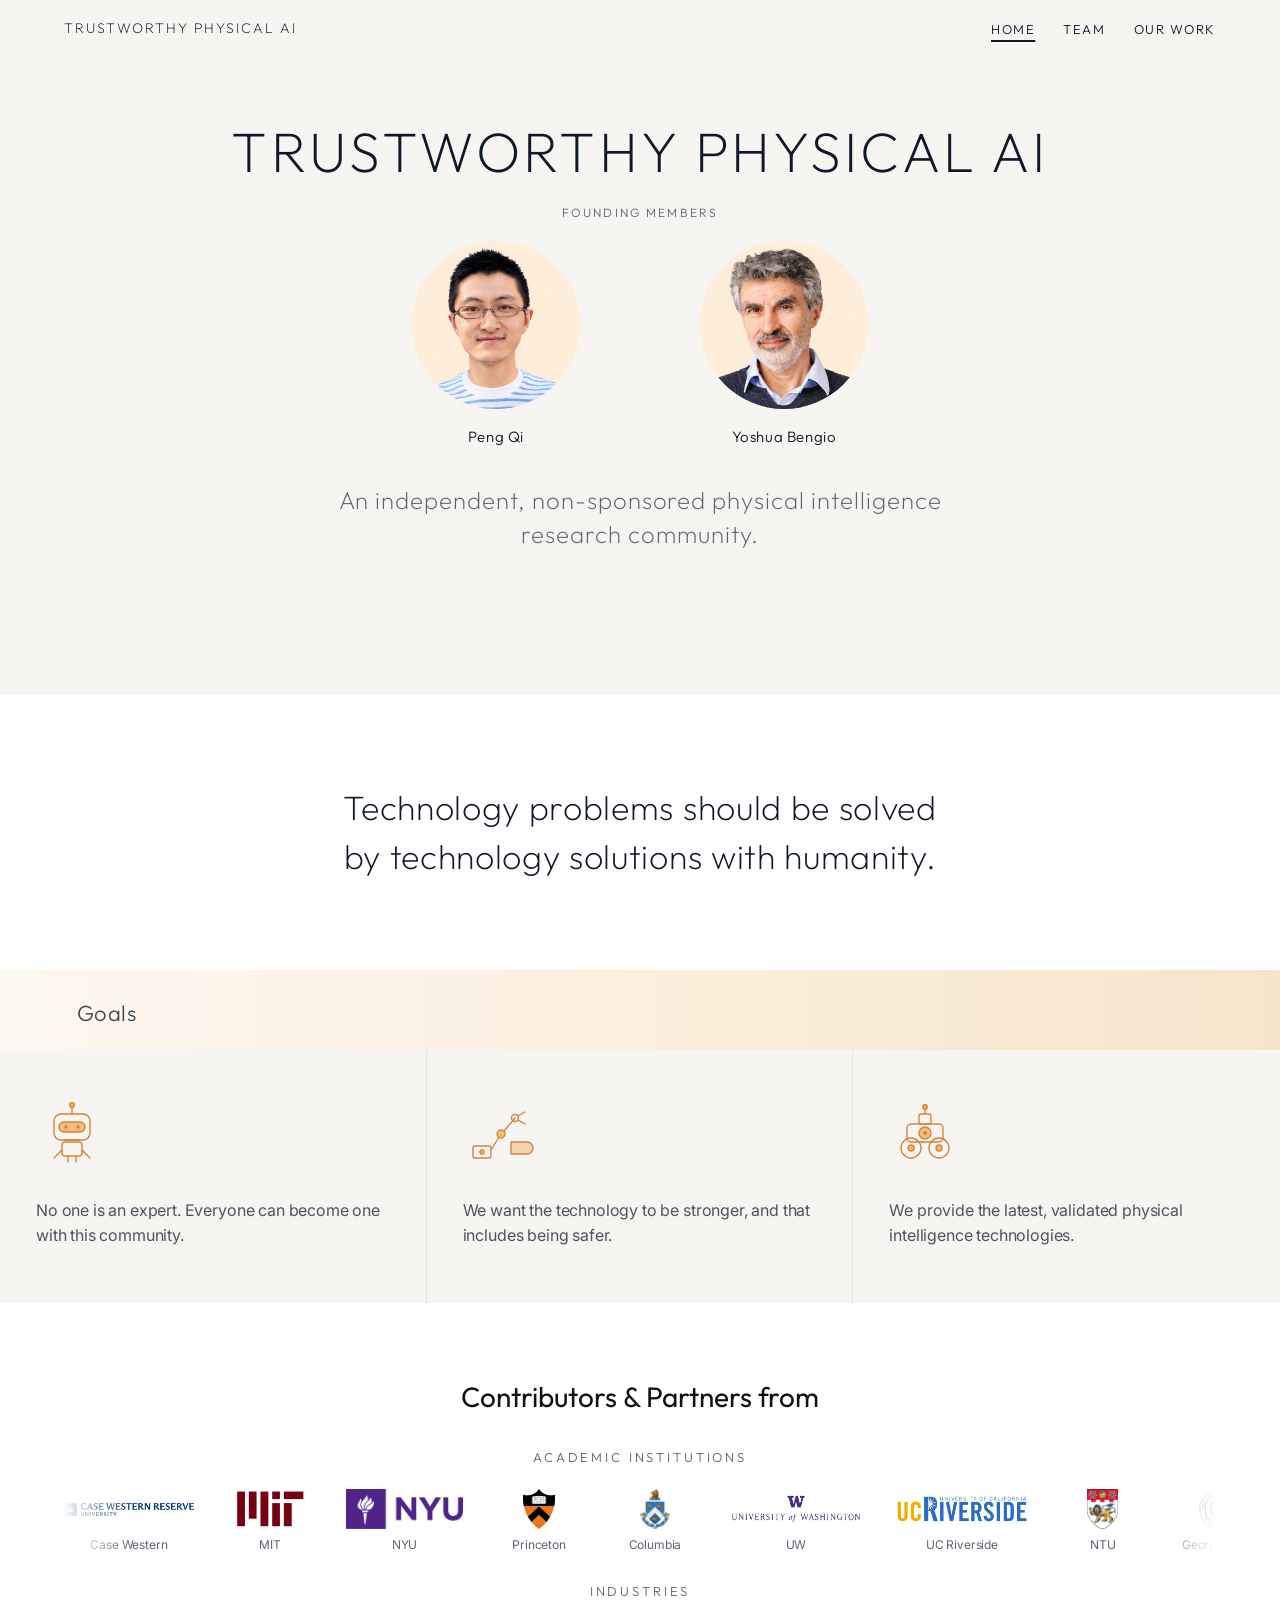
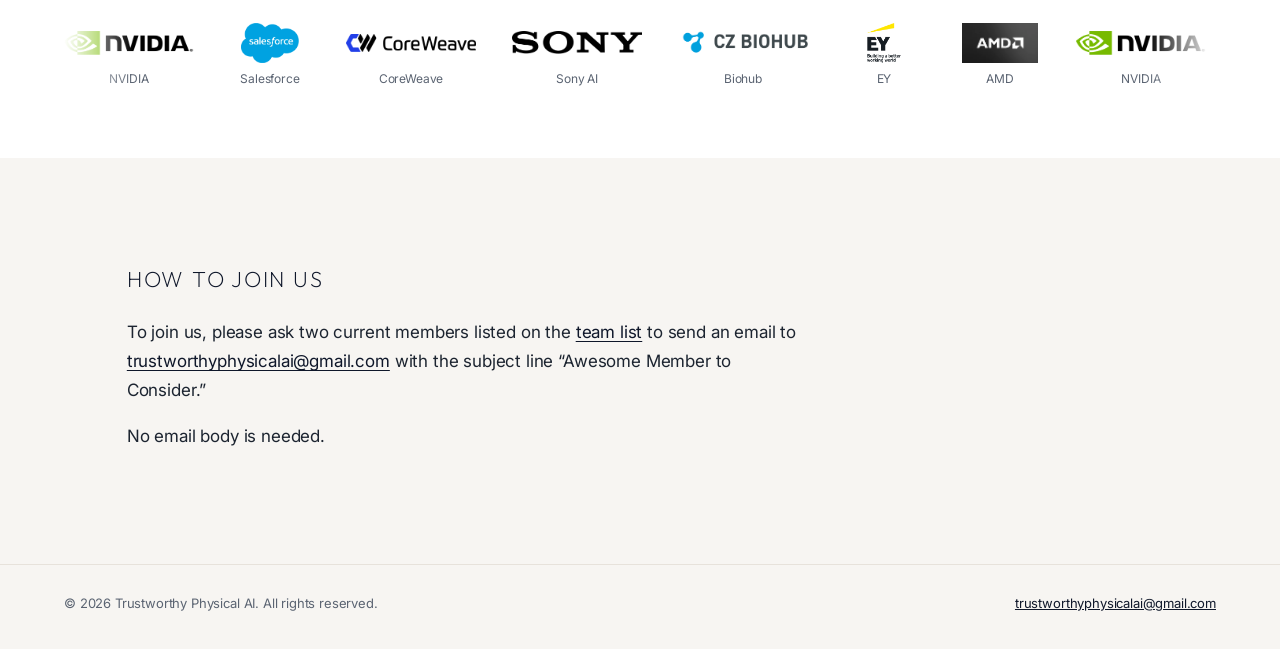
<file: site/index.html>
<!DOCTYPE html>
<html lang="en">
<head>
  <meta charset="utf-8" />
  <meta http-equiv="Cache-Control" content="no-cache, no-store, must-revalidate" />
  <meta http-equiv="Pragma" content="no-cache" />
  <meta http-equiv="Expires" content="0" />
  <meta http-equiv="refresh" content="0; url=home.html" />
  <title>Trustworthy Physical AI</title>
  <script>location.replace(new URL("home.html", window.location.href).href);</script>
</head>
<body>
  <p><a href="home.html">Home</a></p>
</body>
</html>
</file>
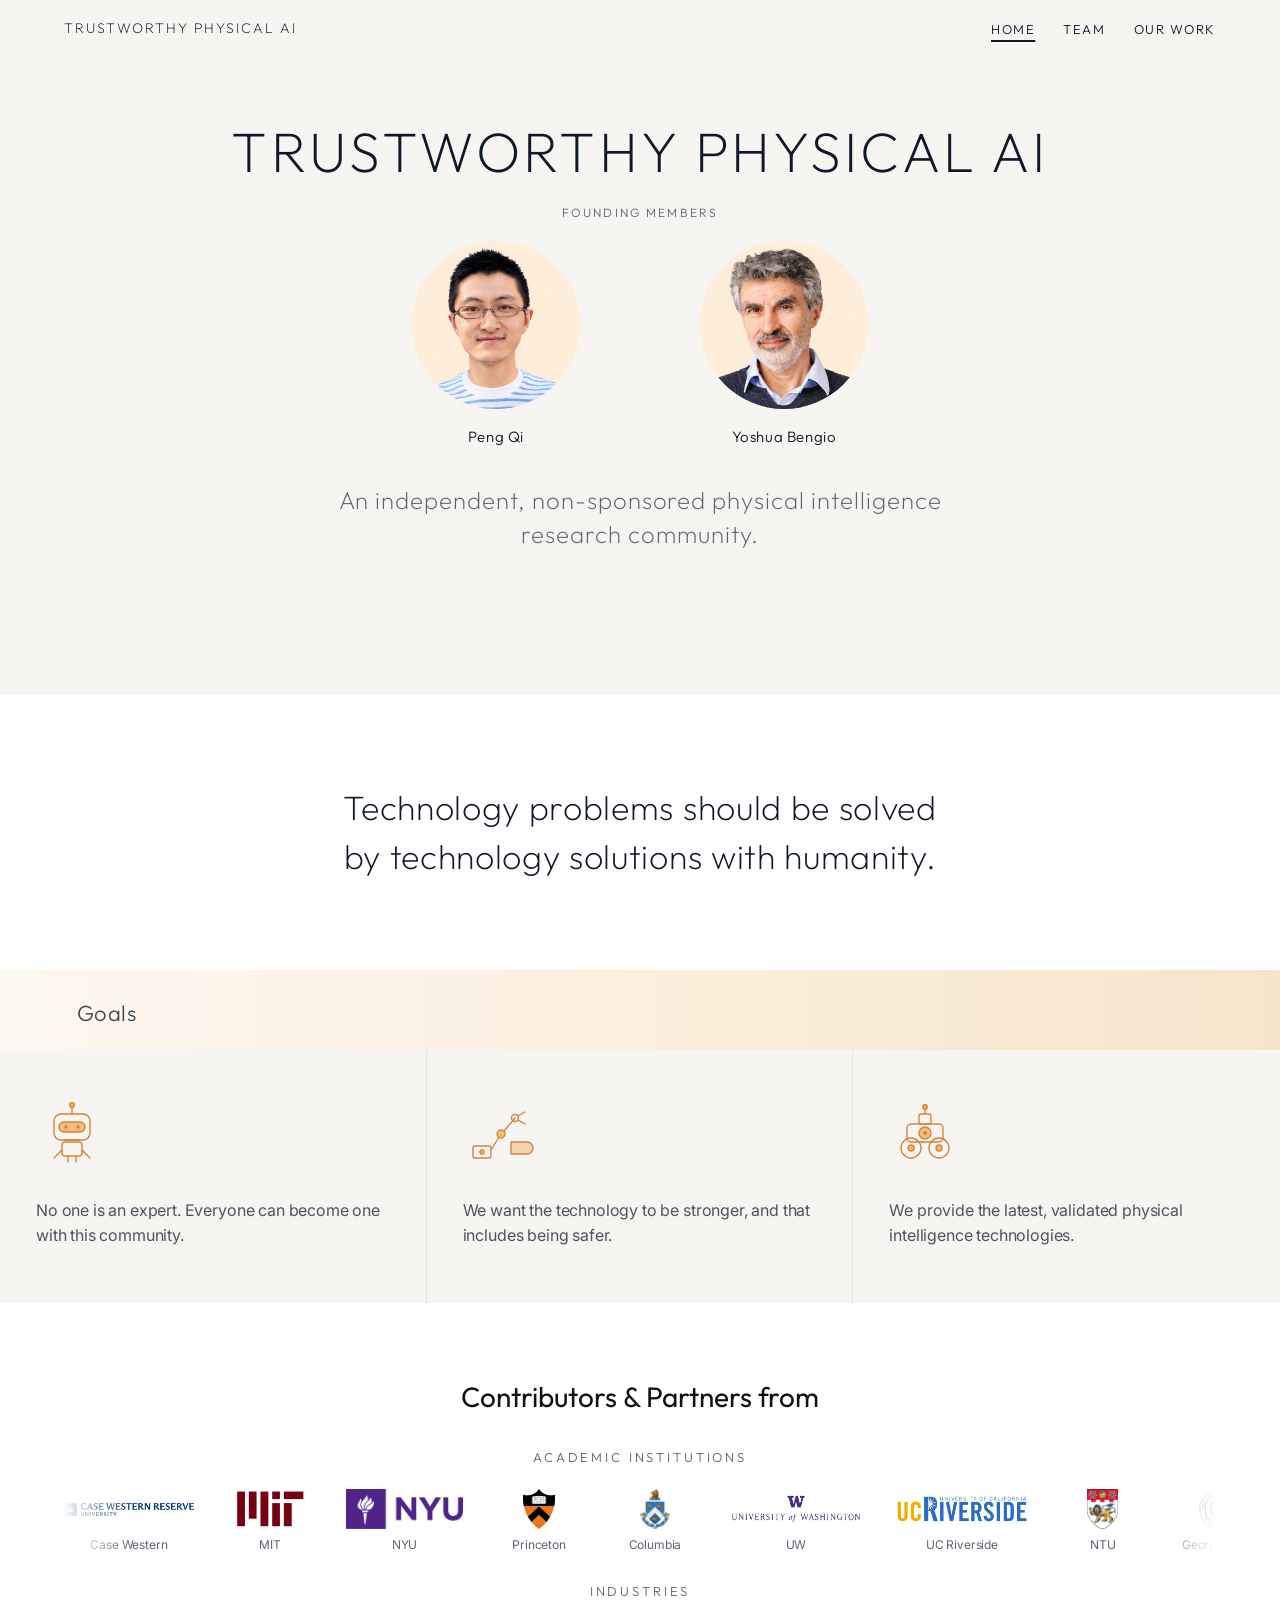
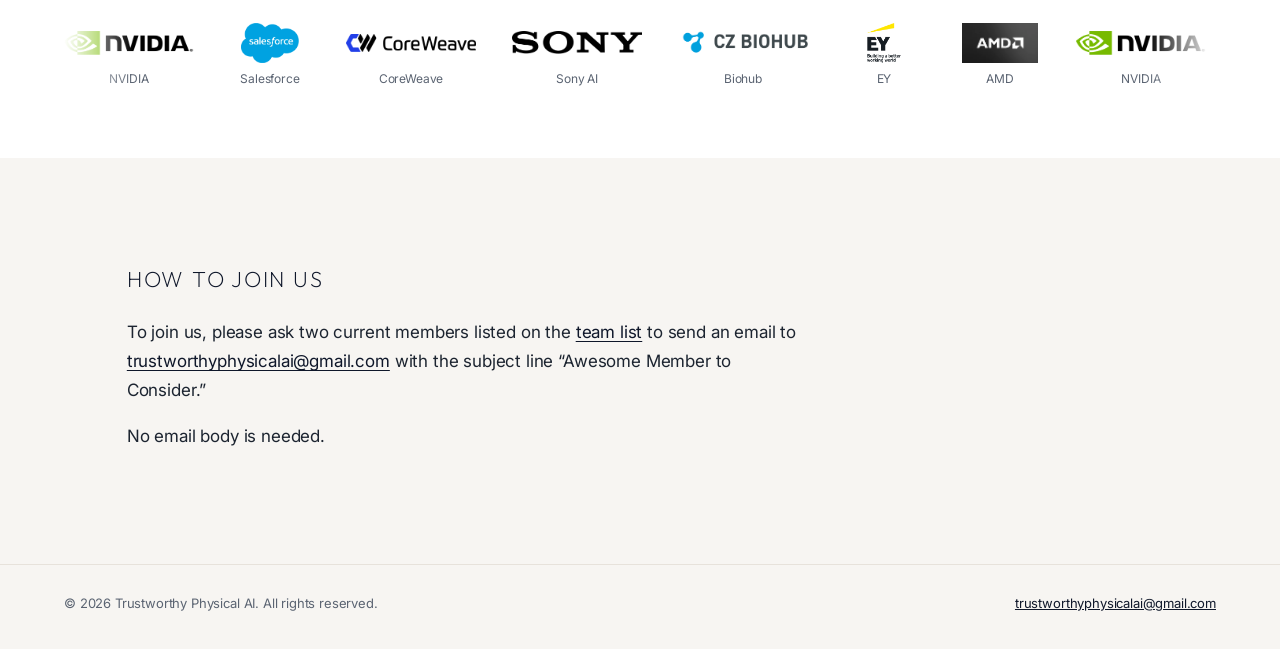
<file: site/home.html>
<!DOCTYPE html>
<html lang="en">
<head>
  <meta charset="utf-8" />
  <meta name="viewport" content="width=device-width, initial-scale=1" />
  <meta http-equiv="Cache-Control" content="no-cache, no-store, must-revalidate" />
  <title>Trustworthy Physical AI</title>
  <link rel="preconnect" href="https://fonts.googleapis.com" />
  <link rel="preconnect" href="https://fonts.gstatic.com" crossorigin />
  <link href="https://fonts.googleapis.com/css2?family=Inter:wght@400;500;600;700&family=Outfit:wght@200;300;400&display=swap" rel="stylesheet" />
  <link rel="stylesheet" href="css/style.css?v=69" />
</head>
<body class="home">
  <header class="site-header">
    <a class="wordmark" href="home.html">Trustworthy Physical AI</a>
    <nav>
      <a class="active" href="./home.html">Home</a>
      <a href="team.html">Team</a>
      <a href="work.html">Our Work</a>
    </nav>
  </header>

  <div class="page">
    <header class="home-hero">
      <h1>Trustworthy Physical AI</h1>
      <p class="founders-label">Founding members</p>
      <ul class="founders">
        <li>
          <a class="founder-link" href="https://qipeng.me/" target="_blank" rel="noopener noreferrer">
            <img class="headshot" src="assets/team/peng-qi.jpg?v=2" alt="Peng Qi" />
            <span>Peng Qi</span>
          </a>
        </li>
        <li>
          <a class="founder-link" href="https://lawzero.org/en" target="_blank" rel="noopener noreferrer">
            <img class="headshot" src="assets/team/yoshua-bengio.jpg?v=1" alt="Yoshua Bengio" />
            <span>Yoshua Bengio</span>
          </a>
        </li>
      </ul>
      <p class="tagline">An independent, non-sponsored physical intelligence research community.</p>
    </header>
  </div>

  <div class="home-band">
    <section class="home-vision">
      <p>Technology problems should be solved by technology solutions with humanity.</p>
    </section>

    <section class="home-goals">
      <h2>Goals</h2>
      <div class="goals-grid">
        <article class="goal">
          <svg viewBox="0 0 72 72" aria-hidden="true" fill="none" stroke="#d4853c" stroke-width="1.4" stroke-linecap="round" stroke-linejoin="round">
            <line x1="36" y1="8" x2="36" y2="16"/>
            <circle cx="36" cy="7" r="2.4" fill="#f0b46a" stroke="#d4853c"/>
            <rect x="18" y="16" width="36" height="26" rx="7"/>
            <rect x="23" y="24" width="26" height="10" rx="5" fill="#f0b46a" fill-opacity="0.85" stroke="#d4853c"/>
            <circle cx="30" cy="29" r="1.8" fill="#d4853c" stroke="none"/>
            <circle cx="42" cy="29" r="1.8" fill="#d4853c" stroke="none"/>
            <line x1="28" y1="42" x2="44" y2="42"/>
            <rect x="26" y="44" width="20" height="14" rx="3"/>
            <line x1="26" y1="52" x2="18" y2="60"/>
            <line x1="46" y1="52" x2="54" y2="60"/>
            <line x1="32" y1="58" x2="32" y2="64"/>
            <line x1="40" y1="58" x2="40" y2="64"/>
          </svg>
          <p>No one is an expert. Everyone can become one with this community.</p>
        </article>
        <article class="goal">
          <svg viewBox="0 0 72 72" aria-hidden="true" fill="none" stroke="#d4853c" stroke-width="1.4" stroke-linecap="round" stroke-linejoin="round">
            <rect x="10" y="48" width="18" height="12" rx="2"/>
            <circle cx="19" cy="54" r="2" fill="#f0b46a" stroke="#d4853c"/>
            <line x1="28" y1="52" x2="38" y2="36"/>
            <circle cx="38" cy="36" r="4" fill="#f0b46a" fill-opacity="0.85" stroke="#d4853c"/>
            <line x1="41" y1="33" x2="52" y2="20"/>
            <circle cx="52" cy="20" r="3.5"/>
            <line x1="55" y1="18" x2="62" y2="14"/>
            <line x1="55" y1="22" x2="62" y2="26"/>
            <path d="M48 44h16a6 6 0 0 1 0 12H48z" fill="#f0b46a" fill-opacity="0.5" stroke="#d4853c"/>
          </svg>
          <p>We want the technology to be stronger, and that includes being safer.</p>
        </article>
        <article class="goal">
          <svg viewBox="0 0 72 72" aria-hidden="true" fill="none" stroke="#d4853c" stroke-width="1.4" stroke-linecap="round" stroke-linejoin="round">
            <circle cx="22" cy="50" r="10"/>
            <circle cx="22" cy="50" r="3" fill="#f0b46a" stroke="#d4853c"/>
            <circle cx="50" cy="50" r="10"/>
            <circle cx="50" cy="50" r="3" fill="#f0b46a" stroke="#d4853c"/>
            <rect x="18" y="26" width="36" height="18" rx="4"/>
            <circle cx="36" cy="35" r="6" fill="#f0b46a" fill-opacity="0.85" stroke="#d4853c"/>
            <circle cx="36" cy="35" r="2" fill="#d4853c" stroke="none"/>
            <rect x="30" y="16" width="12" height="10" rx="2"/>
            <line x1="36" y1="10" x2="36" y2="16"/>
            <circle cx="36" cy="9" r="2.2" fill="#f0b46a" stroke="#d4853c"/>
          </svg>
          <p>We provide the latest, validated physical intelligence technologies.</p>
        </article>
      </div>
    </section>
  </div>

  <section class="home-partners">
    <div class="partners">
        <h3 class="partners-title">Contributors &amp; Partners from</h3>
        <p class="partners-kicker">Academic institutions</p>
        <div class="partner-marquee" aria-label="Academic institutions">
          <div class="partner-track">
            <figure class="partner"><img src="assets/partners/case.png?v=3" alt="" /><figcaption>Case Western</figcaption></figure>
            <figure class="partner"><img src="assets/partners/mit.png?v=3" alt="" /><figcaption>MIT</figcaption></figure>
            <figure class="partner"><img src="assets/partners/nyu.png?v=3" alt="" /><figcaption>NYU</figcaption></figure>
            <figure class="partner"><img src="assets/partners/princeton.png?v=3" alt="" /><figcaption>Princeton</figcaption></figure>
            <figure class="partner"><img src="assets/partners/columbia.png?v=3" alt="" /><figcaption>Columbia</figcaption></figure>
            <figure class="partner"><img src="assets/partners/uw.png?v=3" alt="" /><figcaption>UW</figcaption></figure>
            <figure class="partner"><img src="assets/partners/ucr.png?v=3" alt="" /><figcaption>UC Riverside</figcaption></figure>
            <figure class="partner"><img src="assets/partners/ntu.png?v=3" alt="" /><figcaption>NTU</figcaption></figure>
            <figure class="partner"><img src="assets/partners/gatech.png?v=3" alt="" /><figcaption>Georgia Tech</figcaption></figure>
            <figure class="partner"><img src="assets/partners/harvard.png?v=3" alt="" /><figcaption>Harvard</figcaption></figure>
            <figure class="partner"><img src="assets/partners/oxford.png?v=3" alt="" /><figcaption>Oxford</figcaption></figure>
            <figure class="partner"><img src="assets/partners/toronto.png?v=3" alt="" /><figcaption>Toronto</figcaption></figure>
            <figure class="partner"><img src="assets/partners/chicago.png?v=3" alt="" /><figcaption>UChicago</figcaption></figure>
            <figure class="partner"><img src="assets/partners/caltech.png?v=3" alt="" /><figcaption>Caltech</figcaption></figure>
            <figure class="partner"><img src="assets/partners/ethz.png?v=3" alt="" /><figcaption>ETH Zurich</figcaption></figure>
            <figure class="partner"><img src="assets/partners/cornell.png?v=3" alt="" /><figcaption>Cornell</figcaption></figure>
            <figure class="partner"><img src="assets/partners/umich.png?v=3" alt="" /><figcaption>Michigan</figcaption></figure>
            <figure class="partner"><img src="assets/partners/ucl.png?v=3" alt="" /><figcaption>UCL</figcaption></figure>
            <figure class="partner"><img src="assets/partners/cmu.png?v=3" alt="" /><figcaption>CMU</figcaption></figure>
            <figure class="partner"><img src="assets/partners/umass.png?v=3" alt="" /><figcaption>UMass Amherst</figcaption></figure>
            <figure class="partner"><img src="assets/partners/imperial.png?v=3" alt="" /><figcaption>Imperial</figcaption></figure>
            <figure class="partner"><img src="assets/partners/mila.png?v=3" alt="" /><figcaption>Mila</figcaption></figure>
            <figure class="partner"><img src="assets/partners/stanford.png?v=3" alt="" /><figcaption>Stanford</figcaption></figure>
          </div>
        </div>
        <p class="partners-kicker">Industries</p>
        <div class="partner-marquee industries" aria-label="Industry partners">
          <div class="partner-track">
            <figure class="partner"><img src="assets/partners/nvidia.png?v=3" alt="" /><figcaption>NVIDIA</figcaption></figure>
            <figure class="partner"><img src="assets/partners/salesforce.png?v=3" alt="" /><figcaption>Salesforce</figcaption></figure>
            <figure class="partner"><img src="assets/partners/coreweave.png?v=3" alt="" /><figcaption>CoreWeave</figcaption></figure>
            <figure class="partner"><img src="assets/partners/sonyai.png?v=3" alt="" /><figcaption>Sony AI</figcaption></figure>
            <figure class="partner"><img src="assets/partners/biohub.png?v=3" alt="" /><figcaption>Biohub</figcaption></figure>
            <figure class="partner"><img src="assets/partners/ey.png?v=3" alt="" /><figcaption>EY</figcaption></figure>
            <figure class="partner"><img src="assets/partners/amd.png?v=3" alt="" /><figcaption>AMD</figcaption></figure>
          </div>
        </div>
      </div>
  </section>

  <main class="page">
    <section class="home-section home-join">
      <h2>How to Join Us</h2>
      <p>
        To join us, please ask two current members listed on the
        <a href="team.html">team list</a>
        to send an email to
        <a href="mailto:trustworthyphysicalai@gmail.com?subject=Awesome%20Member%20to%20Consider">trustworthyphysicalai@gmail.com</a>
        with the subject line “Awesome Member to Consider.”
      </p>
      <p>No email body is needed.</p>
    </section>
  </main>

  <footer class="site-footer">
    <span>© 2026 Trustworthy Physical AI. All rights reserved.</span>
    <a href="mailto:trustworthyphysicalai@gmail.com">trustworthyphysicalai@gmail.com</a>
  </footer>
  <script>
    document.querySelectorAll(".partner-track").forEach(function (track) {
      var original = track.innerHTML;
      var parent = track.parentElement;
      var guard = 0;
      while (parent && track.scrollWidth < parent.offsetWidth * 2 && guard < 8) {
        track.innerHTML += original;
        guard += 1;
      }
      if (guard === 0) track.innerHTML += original;
    });
  </script>
</body>
</html>
</file>
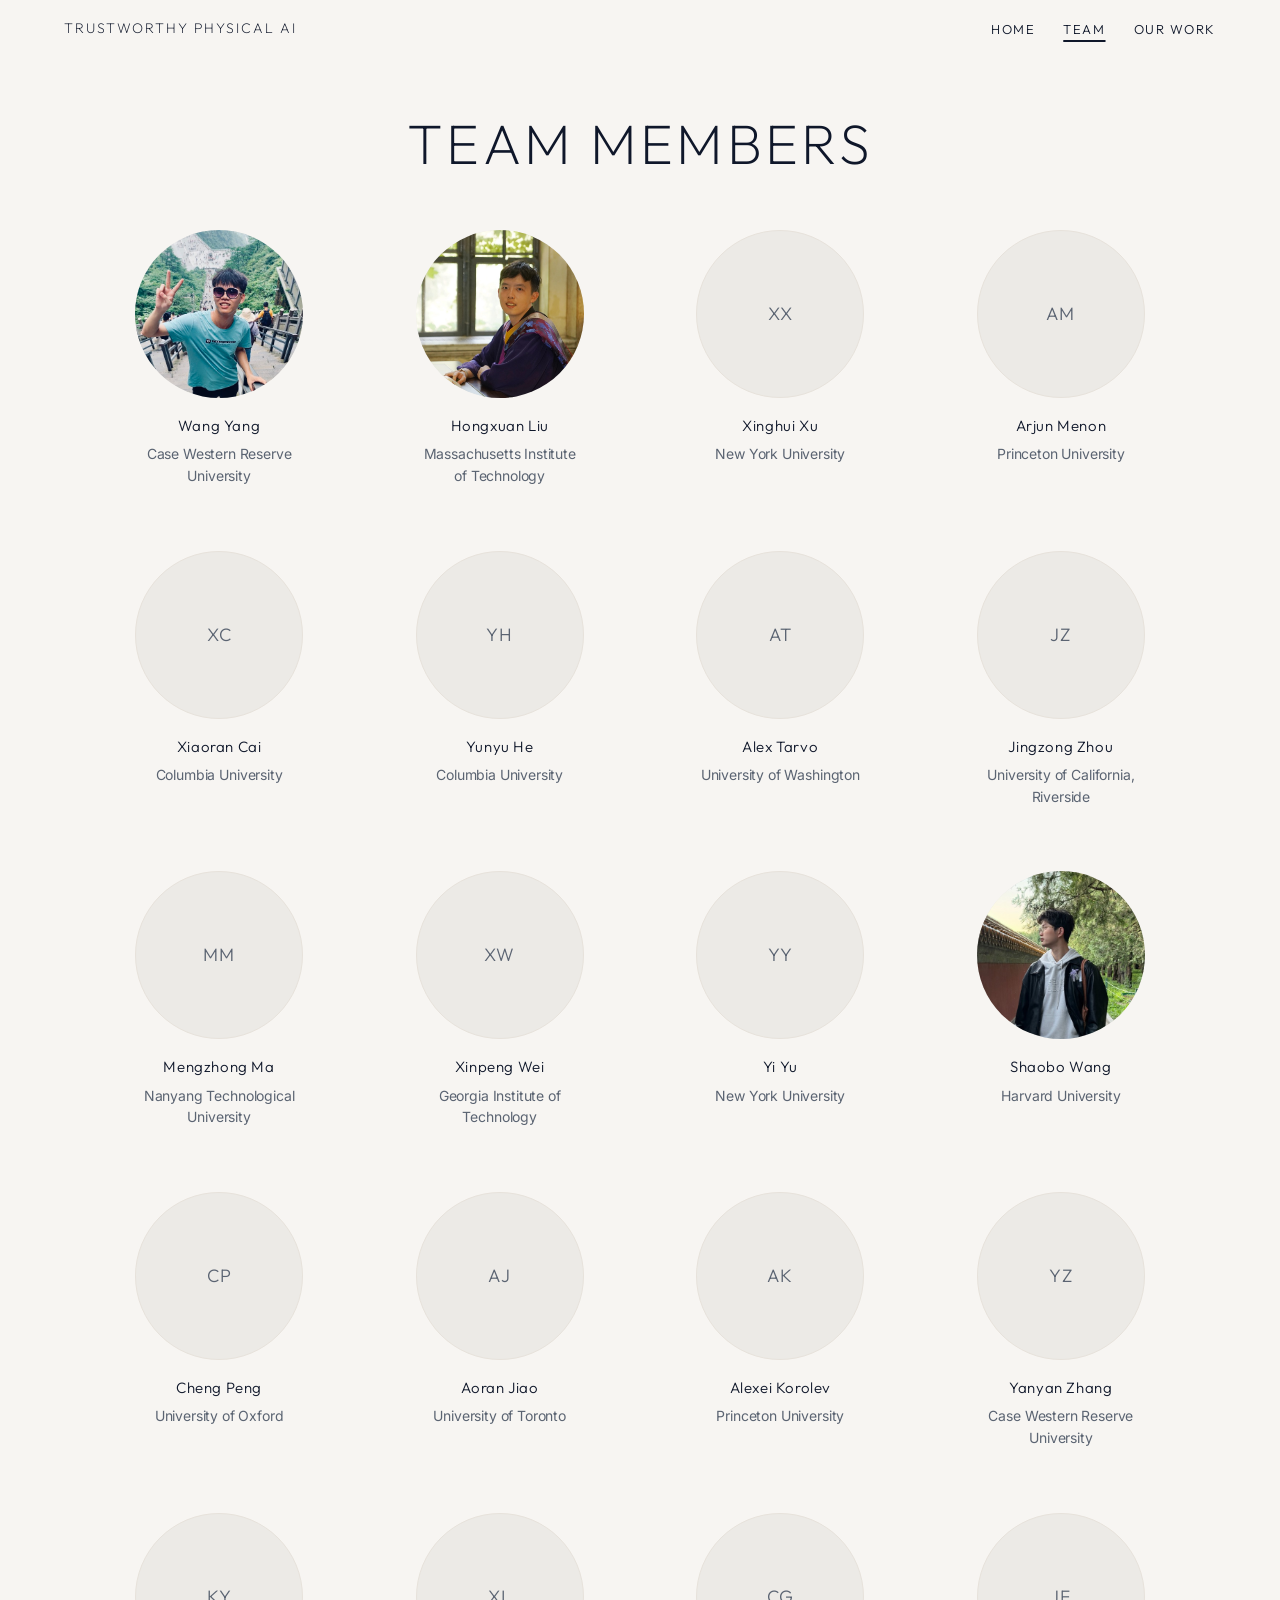
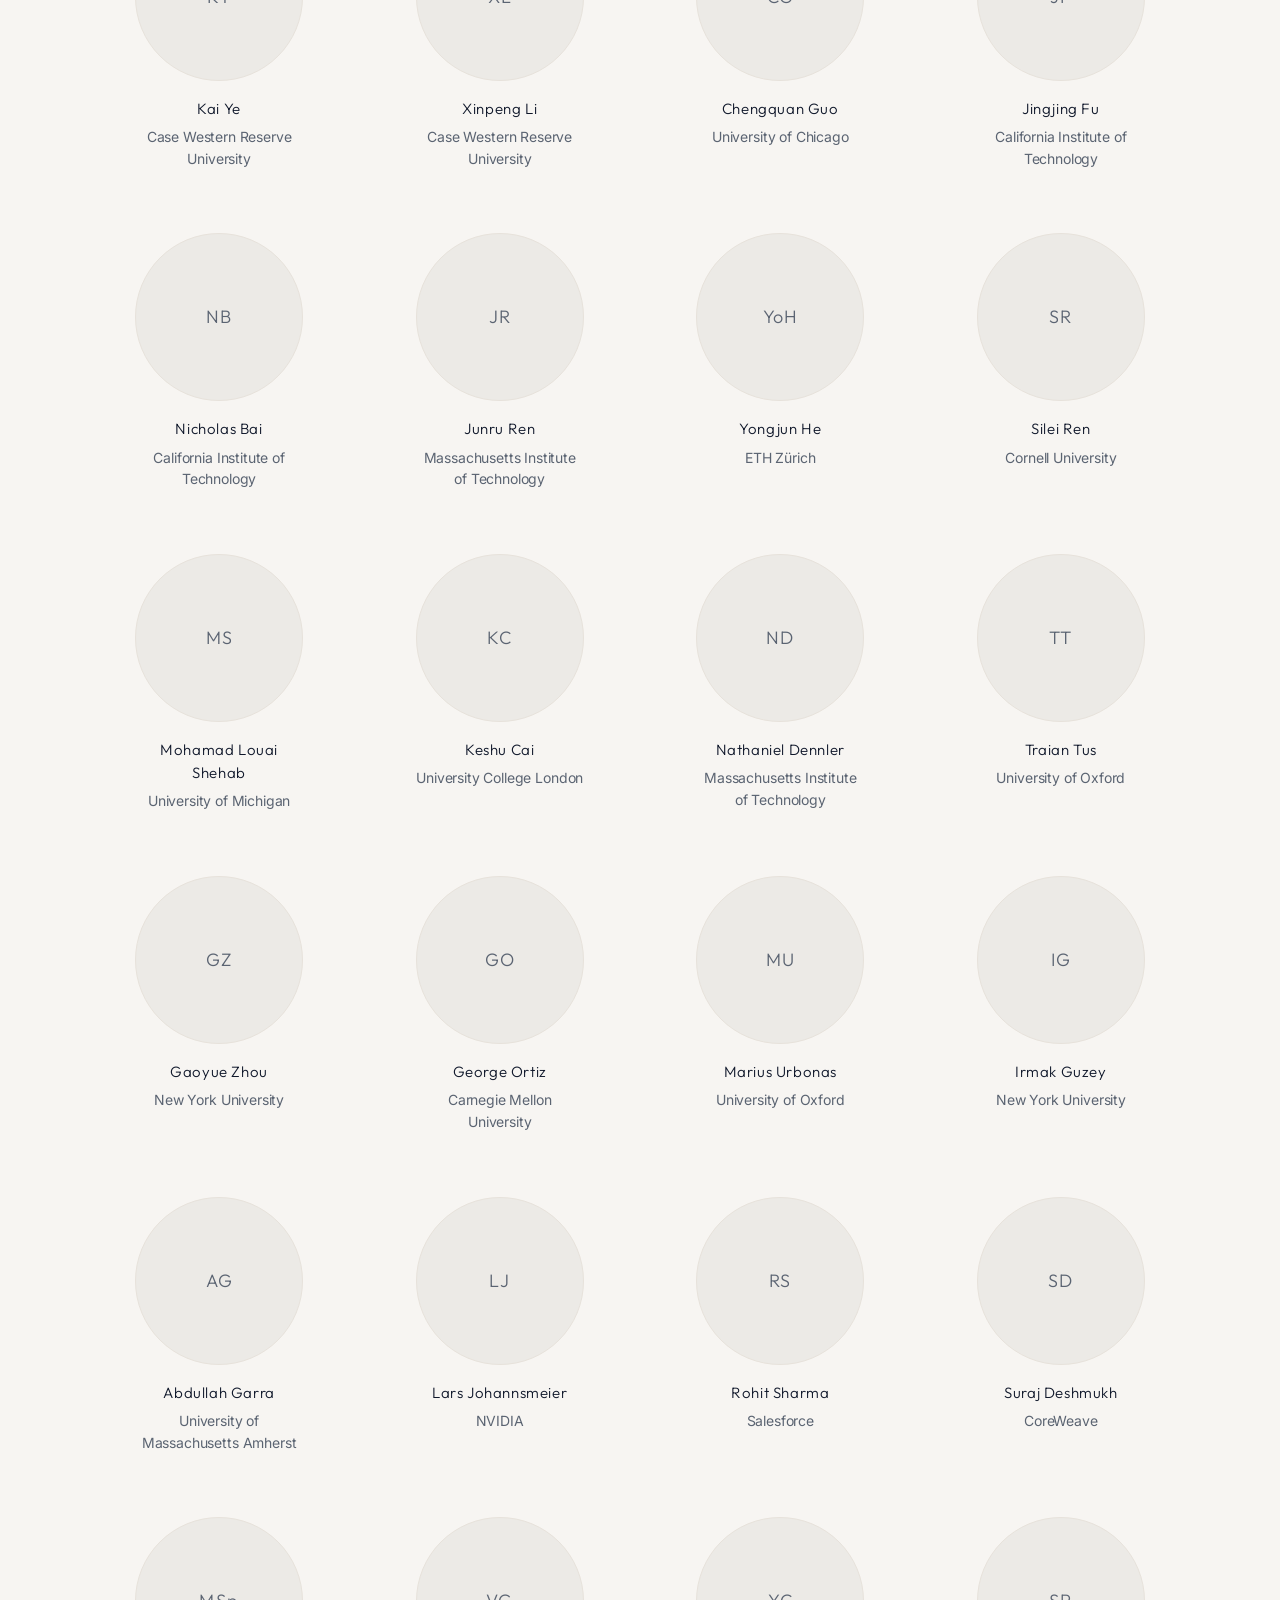
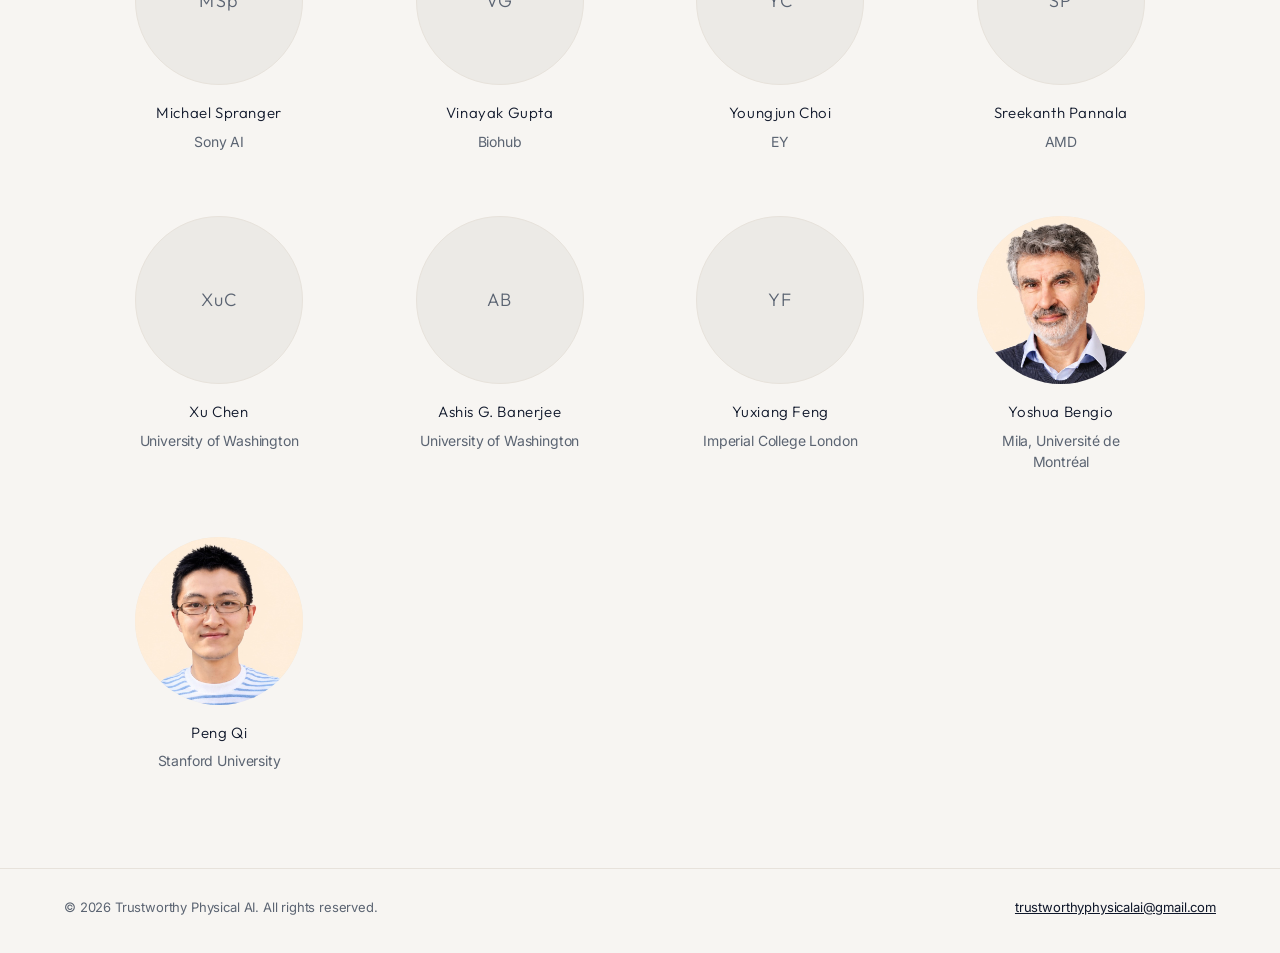
<file: site/team.html>
<!DOCTYPE html>
<html lang="en">
<head>
  <meta charset="utf-8" />
  <meta name="viewport" content="width=device-width, initial-scale=1" />
  <meta http-equiv="Cache-Control" content="no-cache, no-store, must-revalidate" />
  <title>Team members · Trustworthy Physical AI</title>
  <link rel="preconnect" href="https://fonts.googleapis.com" />
  <link rel="preconnect" href="https://fonts.gstatic.com" crossorigin />
  <link href="https://fonts.googleapis.com/css2?family=Inter:wght@400;500;600;700&family=Outfit:wght@200;300;400&display=swap" rel="stylesheet" />
  <link rel="stylesheet" href="css/style.css?v=69" />
</head>
<body class="team">
  <header class="site-header">
    <a class="wordmark" href="home.html">Trustworthy Physical AI</a>
    <nav>
      <a href="./home.html">Home</a>
      <a class="active" href="team.html">Team</a>
      <a href="work.html">Our Work</a>
    </nav>
  </header>

  <main class="page">
    <h1>Team members</h1>

    <div class="grid">
      <article class="card">
        <img class="headshot" src="assets/team/wang-yang.jpg?v=1" alt="Wang Yang" />
        <h3>Wang Yang</h3>
        <p class="affil">Case Western Reserve University</p>      </article>
      <article class="card">
        <img class="headshot" src="assets/team/hongxuan-liu.jpg?v=1" alt="Hongxuan Liu" />
        <h3>Hongxuan Liu</h3>
        <p class="affil">Massachusetts Institute of Technology</p>      </article>
      <article class="card">
        <div class="headshot headshot-fallback" aria-hidden="true">XX</div>
        <h3>Xinghui Xu</h3>
        <p class="affil">New York University</p>      </article>
      <article class="card">
        <div class="headshot headshot-fallback" aria-hidden="true">AM</div>
        <h3>Arjun Menon</h3>
        <p class="affil">Princeton University</p>      </article>
      <article class="card">
        <div class="headshot headshot-fallback" aria-hidden="true">XC</div>
        <h3>Xiaoran Cai</h3>
        <p class="affil">Columbia University</p>      </article>
      <article class="card">
        <div class="headshot headshot-fallback" aria-hidden="true">YH</div>
        <h3>Yunyu He</h3>
        <p class="affil">Columbia University</p>      </article>
      <article class="card">
        <div class="headshot headshot-fallback" aria-hidden="true">AT</div>
        <h3>Alex Tarvo</h3>
        <p class="affil">University of Washington</p>      </article>
      <article class="card">
        <div class="headshot headshot-fallback" aria-hidden="true">JZ</div>
        <h3>Jingzong Zhou</h3>
        <p class="affil">University of California, Riverside</p>
      </article>
      <article class="card">
        <div class="headshot headshot-fallback" aria-hidden="true">MM</div>
        <h3>Mengzhong Ma</h3>
        <p class="affil">Nanyang Technological University</p>
      </article>
      <article class="card">
        <div class="headshot headshot-fallback" aria-hidden="true">XW</div>
        <h3>Xinpeng Wei</h3>
        <p class="affil">Georgia Institute of Technology</p>
      </article>
      <article class="card">
        <div class="headshot headshot-fallback" aria-hidden="true">YY</div>
        <h3>Yi Yu</h3>
        <p class="affil">New York University</p>
      </article>
      <article class="card">
        <img class="headshot" src="assets/team/shaobo-wang.jpg?v=1" alt="Shaobo Wang" />
        <h3>Shaobo Wang</h3>
        <p class="affil">Harvard University</p>
      </article>
      <article class="card">
        <div class="headshot headshot-fallback" aria-hidden="true">CP</div>
        <h3>Cheng Peng</h3>
        <p class="affil">University of Oxford</p>
      </article>
      <article class="card">
        <div class="headshot headshot-fallback" aria-hidden="true">AJ</div>
        <h3>Aoran Jiao</h3>
        <p class="affil">University of Toronto</p>
      </article>
      <article class="card">
        <div class="headshot headshot-fallback" aria-hidden="true">AK</div>
        <h3>Alexei Korolev</h3>
        <p class="affil">Princeton University</p>
      </article>
      <article class="card">
        <div class="headshot headshot-fallback" aria-hidden="true">YZ</div>
        <h3>Yanyan Zhang</h3>
        <p class="affil">Case Western Reserve University</p>
      </article>
      <article class="card">
        <div class="headshot headshot-fallback" aria-hidden="true">KY</div>
        <h3>Kai Ye</h3>
        <p class="affil">Case Western Reserve University</p>
      </article>
      <article class="card">
        <div class="headshot headshot-fallback" aria-hidden="true">XL</div>
        <h3>Xinpeng Li</h3>
        <p class="affil">Case Western Reserve University</p>
      </article>
      <article class="card">
        <div class="headshot headshot-fallback" aria-hidden="true">CG</div>
        <h3>Chengquan Guo</h3>
        <p class="affil">University of Chicago</p>
      </article>
      <article class="card">
        <div class="headshot headshot-fallback" aria-hidden="true">JF</div>
        <h3>Jingjing Fu</h3>
        <p class="affil">California Institute of Technology</p>
      </article>
      <article class="card">
        <div class="headshot headshot-fallback" aria-hidden="true">NB</div>
        <h3>Nicholas Bai</h3>
        <p class="affil">California Institute of Technology</p>
      </article>
      <article class="card">
        <div class="headshot headshot-fallback" aria-hidden="true">JR</div>
        <h3>Junru Ren</h3>
        <p class="affil">Massachusetts Institute of Technology</p>
      </article>
      <article class="card">
        <div class="headshot headshot-fallback" aria-hidden="true">YoH</div>
        <h3>Yongjun He</h3>
        <p class="affil">ETH Zürich</p>
      </article>
      <article class="card">
        <div class="headshot headshot-fallback" aria-hidden="true">SR</div>
        <h3>Silei Ren</h3>
        <p class="affil">Cornell University</p>
      </article>
      <article class="card">
        <div class="headshot headshot-fallback" aria-hidden="true">MS</div>
        <h3>Mohamad Louai Shehab</h3>
        <p class="affil">University of Michigan</p>
      </article>
      <article class="card">
        <div class="headshot headshot-fallback" aria-hidden="true">KC</div>
        <h3>Keshu Cai</h3>
        <p class="affil">University College London</p>
      </article>
      <article class="card">
        <div class="headshot headshot-fallback" aria-hidden="true">ND</div>
        <h3>Nathaniel Dennler</h3>
        <p class="affil">Massachusetts Institute of Technology</p>
      </article>
      <article class="card">
        <div class="headshot headshot-fallback" aria-hidden="true">TT</div>
        <h3>Traian Tus</h3>
        <p class="affil">University of Oxford</p>
      </article>
      <article class="card">
        <div class="headshot headshot-fallback" aria-hidden="true">GZ</div>
        <h3>Gaoyue Zhou</h3>
        <p class="affil">New York University</p>
      </article>
      <article class="card">
        <div class="headshot headshot-fallback" aria-hidden="true">GO</div>
        <h3>George Ortiz</h3>
        <p class="affil">Carnegie Mellon University</p>
      </article>
      <article class="card">
        <div class="headshot headshot-fallback" aria-hidden="true">MU</div>
        <h3>Marius Urbonas</h3>
        <p class="affil">University of Oxford</p>
      </article>
      <article class="card">
        <div class="headshot headshot-fallback" aria-hidden="true">IG</div>
        <h3>Irmak Guzey</h3>
        <p class="affil">New York University</p>
      </article>
      <article class="card">
        <div class="headshot headshot-fallback" aria-hidden="true">AG</div>
        <h3>Abdullah Garra</h3>
        <p class="affil">University of Massachusetts Amherst</p>
      </article>
      <article class="card">
        <div class="headshot headshot-fallback" aria-hidden="true">LJ</div>
        <h3>Lars Johannsmeier</h3>
        <p class="affil">NVIDIA</p>
      </article>
      <article class="card">
        <div class="headshot headshot-fallback" aria-hidden="true">RS</div>
        <h3>Rohit Sharma</h3>
        <p class="affil">Salesforce</p>
      </article>
      <article class="card">
        <div class="headshot headshot-fallback" aria-hidden="true">SD</div>
        <h3>Suraj Deshmukh</h3>
        <p class="affil">CoreWeave</p>
      </article>
      <article class="card">
        <div class="headshot headshot-fallback" aria-hidden="true">MSp</div>
        <h3>Michael Spranger</h3>
        <p class="affil">Sony AI</p>
      </article>
      <article class="card">
        <div class="headshot headshot-fallback" aria-hidden="true">VG</div>
        <h3>Vinayak Gupta</h3>
        <p class="affil">Biohub</p>
      </article>
      <article class="card">
        <div class="headshot headshot-fallback" aria-hidden="true">YC</div>
        <h3>Youngjun Choi</h3>
        <p class="affil">EY</p>
      </article>
      <article class="card">
        <div class="headshot headshot-fallback" aria-hidden="true">SP</div>
        <h3>Sreekanth Pannala</h3>
        <p class="affil">AMD</p>
      </article>
      <article class="card">
        <div class="headshot headshot-fallback" aria-hidden="true">XuC</div>
        <h3>Xu Chen</h3>
        <p class="affil">University of Washington</p>
      </article>
      <article class="card">
        <div class="headshot headshot-fallback" aria-hidden="true">AB</div>
        <h3>Ashis G. Banerjee</h3>
        <p class="affil">University of Washington</p>
      </article>
      <article class="card">
        <div class="headshot headshot-fallback" aria-hidden="true">YF</div>
        <h3>Yuxiang Feng</h3>
        <p class="affil">Imperial College London</p>
      </article>
      <article class="card">
        <img class="headshot" src="assets/team/yoshua-bengio.jpg?v=1" alt="Yoshua Bengio" />
        <h3>Yoshua Bengio</h3>
        <p class="affil">Mila, Université de Montréal</p>
      </article>
      <article class="card">
        <img class="headshot" src="assets/team/peng-qi.jpg?v=2" alt="Peng Qi" />
        <h3>Peng Qi</h3>
        <p class="affil">Stanford University</p>
      </article>
    </div>
  </main>

  <footer class="site-footer">
    <span>© 2026 Trustworthy Physical AI. All rights reserved.</span>
    <a href="mailto:trustworthyphysicalai@gmail.com">trustworthyphysicalai@gmail.com</a>
  </footer>
</body>
</html>
</file>
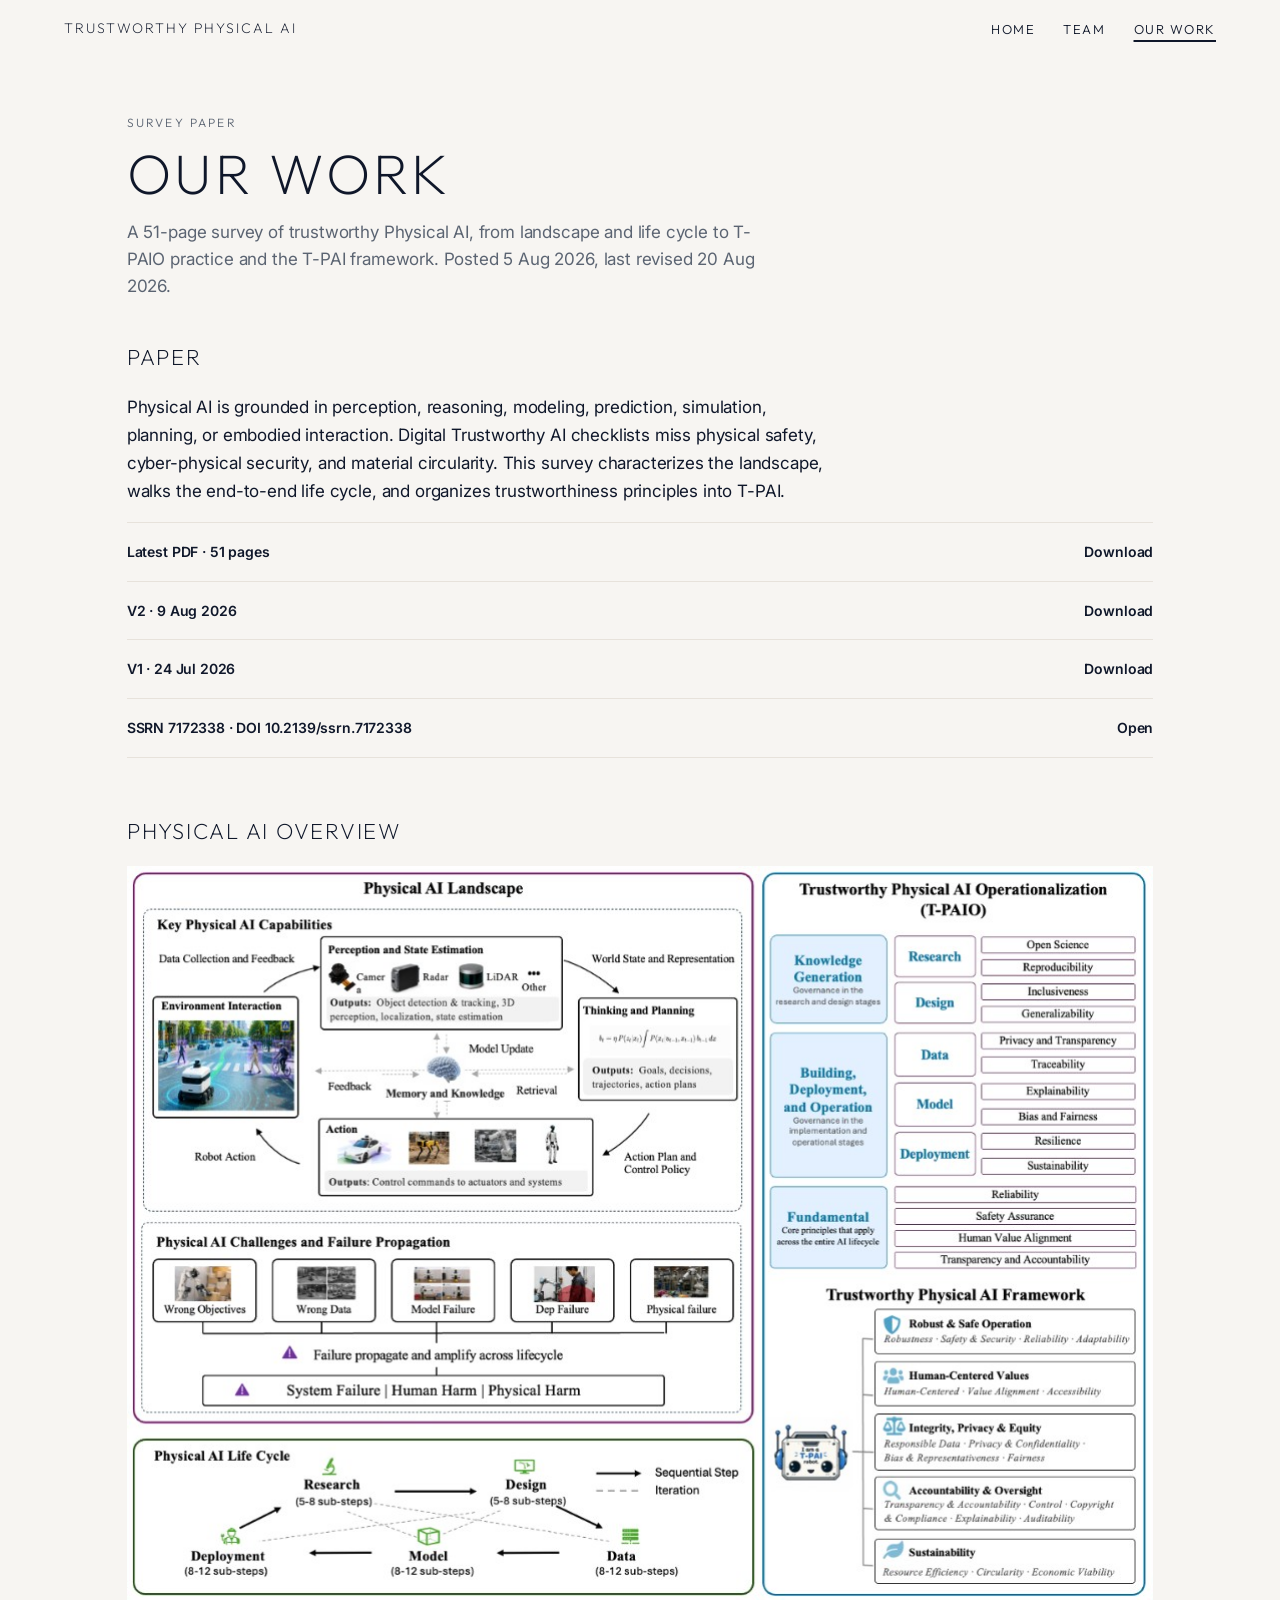
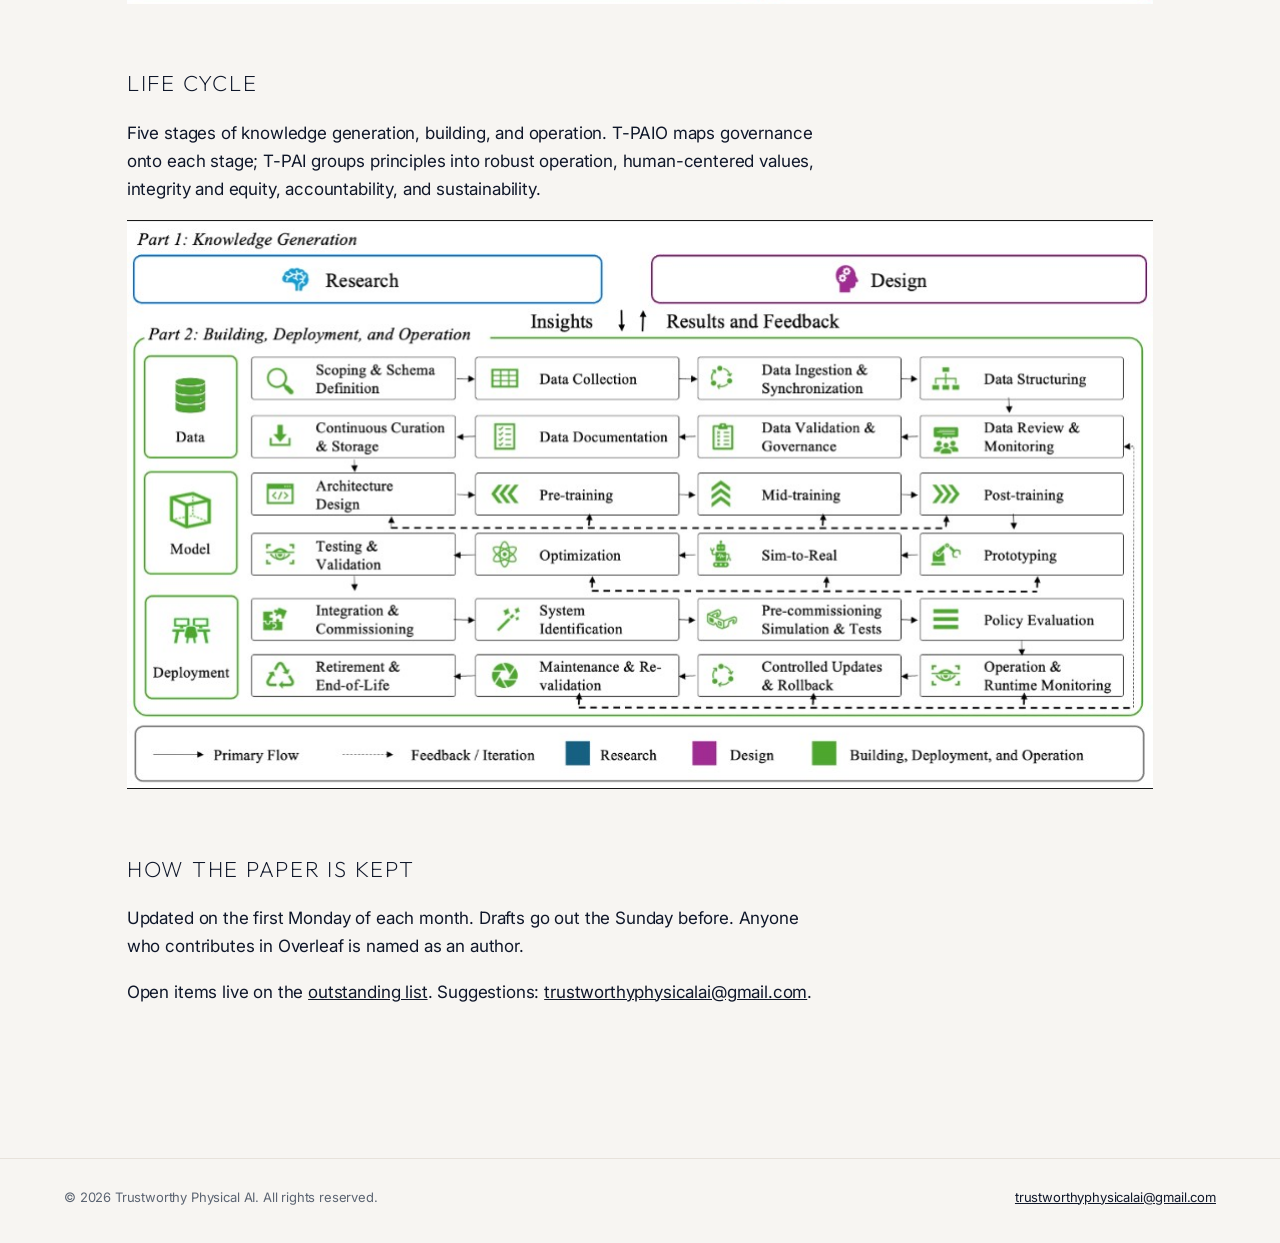
<file: site/work.html>
<!DOCTYPE html>
<html lang="en">
<head>
  <meta charset="utf-8" />
  <meta name="viewport" content="width=device-width, initial-scale=1" />
  <title>Our work · Trustworthy Physical AI</title>
  <link rel="preconnect" href="https://fonts.googleapis.com" />
  <link rel="preconnect" href="https://fonts.gstatic.com" crossorigin />
  <link href="https://fonts.googleapis.com/css2?family=Inter:wght@400;500;600;700&family=Outfit:wght@200;300;400&display=swap" rel="stylesheet" />
  <link rel="stylesheet" href="css/style.css?v=68" />
</head>
<body>
  <header class="site-header">
    <a class="wordmark" href="home.html">Trustworthy Physical AI</a>
    <nav>
      <a href="./home.html">Home</a>
      <a href="team.html">Team</a>
      <a class="active" href="work.html">Our Work</a>
    </nav>
  </header>

  <main class="page">
    <p class="kicker">Survey paper</p>
    <h1>Our work</h1>
    <p class="sub">A 51-page survey of trustworthy Physical AI, from landscape and life cycle to T-PAIO practice and the T-PAI framework. Posted 5 Aug 2026, last revised 20 Aug 2026.</p>

    <section class="work-block">
      <h2>Paper</h2>
      <p>
        Physical AI is grounded in perception, reasoning, modeling, prediction, simulation, planning, or embodied interaction.
        Digital Trustworthy AI checklists miss physical safety, cyber-physical security, and material circularity.
        This survey characterizes the landscape, walks the end-to-end life cycle, and organizes trustworthiness principles into T-PAI.
      </p>
      <div class="versions">
        <a href="assets/Towards_Trustworthy_Physical_AI.pdf"><span>Latest PDF · 51 pages</span><span>Download</span></a>
        <a href="assets/v2_2026-08-09.pdf"><span>V2 · 9 Aug 2026</span><span>Download</span></a>
        <a href="assets/v1_2026-07-24.pdf"><span>V1 · 24 Jul 2026</span><span>Download</span></a>
        <a href="https://ssrn.com/abstract=7172338"><span>SSRN 7172338 · DOI 10.2139/ssrn.7172338</span><span>Open</span></a>
      </div>
    </section>

    <section class="work-block">
      <h2>Physical AI overview</h2>
      <img class="figure" src="assets/physical_ai_overview.png" alt="Physical AI overview: landscape, trustworthy Physical AI, and governance framework" />
    </section>

    <section class="work-block">
      <h2>Life cycle</h2>
      <p>Five stages of knowledge generation, building, and operation. T-PAIO maps governance onto each stage; T-PAI groups principles into robust operation, human-centered values, integrity and equity, accountability, and sustainability.</p>
      <img class="figure" src="assets/physical_ai_life_cycle.png" alt="Physical AI life cycle across knowledge generation and building and operation" />
    </section>

    <section class="work-block">
      <h2>How the paper is kept</h2>
      <p>Updated on the first Monday of each month. Drafts go out the Sunday before. Anyone who contributes in Overleaf is named as an author.</p>
      <p>
        Open items live on the
        <a href="https://docs.google.com/spreadsheets/d/1EKDw9kbTy4XuLPPmIfSNu6ymitesWox83yl6WxruDBA/edit?usp=sharing">outstanding list</a>.
        Suggestions: <a href="mailto:trustworthyphysicalai@gmail.com">trustworthyphysicalai@gmail.com</a>.
      </p>
    </section>
  </main>

  <footer class="site-footer">
    <span>© 2026 Trustworthy Physical AI. All rights reserved.</span>
    <a href="mailto:trustworthyphysicalai@gmail.com">trustworthyphysicalai@gmail.com</a>
  </footer>
</body>
</html>
</file>
<file: site/css/style.css>
:root {
  --ink: #0f172a;
  --paper: #f7f5f2;
  --card: #ffffff;
  --line: #e7e2db;
  --muted: #5b6472;
  --white: #ffffff;
}

* { box-sizing: border-box; }
html, body { margin: 0; min-height: 100%; }
body {
  font-family: Inter, Helvetica, Arial, sans-serif;
  background: var(--paper);
  color: var(--ink);
  line-height: 1.55;
  letter-spacing: -0.01em;
}

a { color: var(--ink); }
a:hover { opacity: 0.55; }

.site-header {
  display: flex;
  align-items: center;
  justify-content: space-between;
  gap: 20px;
  padding: 18px 5vw;
  background: var(--paper);
  position: sticky;
  top: 0;
  z-index: 100;
}
.wordmark {
  font-family: Outfit, Helvetica, Arial, sans-serif;
  font-size: 14px;
  font-weight: 200;
  letter-spacing: 0.14em;
  text-transform: uppercase;
  text-decoration: none;
  color: var(--ink);
  white-space: nowrap;
}
.wordmark:hover { opacity: 0.7; }
nav { display: flex; gap: 28px; }
nav a {
  font-family: Outfit, Helvetica, Arial, sans-serif;
  text-decoration: none;
  color: var(--ink);
  font-weight: 300;
  font-size: 13px;
  letter-spacing: 0.12em;
  text-transform: uppercase;
}
nav a.active {
  text-decoration: underline;
  text-underline-offset: 6px;
  text-decoration-thickness: 1.5px;
}
nav a:hover { opacity: 0.7; }

.landing-page {
  position: relative;
  background: #05070d;
  color: var(--white);
  min-height: 100vh;
}
.landing-page .site-header {
  position: absolute;
  left: 0;
  right: 0;
  top: 0;
  background: linear-gradient(180deg, rgba(0, 0, 0, 0.5), transparent);
}
.landing-page .wordmark { color: rgba(255, 255, 255, 0.95); }
.landing-page nav a { color: rgba(255, 255, 255, 0.92); }
.landing-page nav a.active,
.landing-page nav a:hover { color: #fff; opacity: 1; }

.landing-stage {
  height: 100vh;
  overflow: hidden;
  background: #05070d;
}
.photo-frame {
  position: relative;
  height: 100%;
  overflow: hidden;
}
.landing-photo {
  display: block;
  width: 100%;
  height: 100%;
  object-fit: cover;
  object-position: center center;
}

.kicker {
  font-family: Outfit, Helvetica, Arial, sans-serif;
  text-transform: uppercase;
  letter-spacing: 0.18em;
  font-size: 12px;
  font-weight: 300;
  color: var(--muted);
  margin: 0 0 12px;
}
h1 {
  font-family: Outfit, Helvetica, Arial, sans-serif;
  font-size: clamp(34px, 5vw, 56px);
  line-height: 1.08;
  font-weight: 200;
  margin: 0 0 18px;
  letter-spacing: 0.06em;
  text-transform: uppercase;
}

.page {
  padding: 56px 6vw 96px;
  max-width: 1180px;
  margin: 0 auto;
}
.page h1 { font-size: clamp(36px, 5vw, 56px); }
.sub {
  color: var(--muted);
  margin-top: -4px;
  margin-bottom: 40px;
  max-width: 40rem;
  font-size: 17px;
  line-height: 1.6;
}
.tagline {
  font-family: Outfit, Helvetica, Arial, sans-serif;
  font-weight: 200;
  color: var(--muted);
  margin-top: -4px;
  margin-bottom: 48px;
  max-width: 44rem;
  font-size: clamp(18px, 2.2vw, 24px);
  letter-spacing: 0.04em;
  line-height: 1.4;
}

.grid {
  display: grid;
  grid-template-columns: repeat(auto-fill, minmax(240px, 1fr));
  gap: 1px;
  background: var(--line);
  border: 1px solid var(--line);
}
.card {
  background: var(--card);
  padding: 28px 24px 24px;
}
.headshot {
  width: 80px;
  height: 80px;
  border-radius: 50%;
  object-fit: cover;
  object-position: center 18%;
  display: block;
  margin: 0 0 16px;
  background: #eceae6;
}
.headshot-fallback {
  display: grid;
  place-items: center;
  font-family: Outfit, Helvetica, Arial, sans-serif;
  font-weight: 300;
  letter-spacing: 0.06em;
  font-size: 18px;
  color: var(--muted);
  border: 1px solid var(--line);
}
.card h3 {
  font-family: Outfit, Helvetica, Arial, sans-serif;
  font-size: 20px;
  margin: 0 0 8px;
  font-weight: 300;
  letter-spacing: 0.04em;
}
.role {
  font-size: 12px;
  letter-spacing: 0.08em;
  text-transform: uppercase;
  color: var(--ink);
  margin: 0;
  font-weight: 600;
}
.affil { font-size: 14px; color: var(--muted); margin: 10px 0 0; }
.badge {
  display: inline-block;
  margin-top: 14px;
  font-size: 10px;
  letter-spacing: 0.12em;
  text-transform: uppercase;
  border: 1px solid var(--ink);
  color: var(--ink);
  padding: 4px 8px;
  font-weight: 600;
}

.work-block { margin: 0 0 56px; }
.work-block h2 {
  font-family: Outfit, Helvetica, Arial, sans-serif;
  font-size: 22px;
  font-weight: 200;
  letter-spacing: 0.08em;
  text-transform: uppercase;
}
.work-block p {
  font-size: 17px;
  line-height: 1.65;
  max-width: 44rem;
}
.value-list {
  max-width: 44rem;
  margin: 0;
  padding-left: 1.3rem;
  font-size: 17px;
  line-height: 1.65;
}
.value-list li { margin: 0 0 12px; }
.inst-list {
  columns: 3;
  column-gap: 32px;
  max-width: 56rem;
  margin: 0 0 28px;
  padding-left: 1.35rem;
  font-size: 14px;
  line-height: 1.75;
  color: var(--muted);
}
.inst-list li { break-inside: avoid; }

.home-partners {
  background: #fff;
  width: 100%;
  margin: 0;
  padding: 72px 5vw 64px;
}
.home-partners .partners-title {
  font-size: 28px;
  margin: 0 auto 10px;
}
.home-partners .partners-kicker {
  font-size: 13px;
  margin: 28px 0 22px;
}
.home-partners .partner-track {
  gap: 36px;
}
.home-partners .partner {
  min-width: 80px;
  max-width: 140px;
}
.home-partners .partner img {
  height: 40px;
  max-width: 130px;
}
.home-partners .partner figcaption {
  margin-top: 8px;
  font-size: 12px;
}
.partners {
  text-align: center;
  margin: 0;
  max-width: none;
}
.partners-title {
  font-family: Outfit, Helvetica, Arial, sans-serif;
  font-weight: 400;
  font-size: 22px;
  letter-spacing: 0;
  text-transform: none;
  margin: 0 auto 6px;
  color: #111;
  text-align: center;
  width: 100%;
}
.partners-kicker {
  font-family: Outfit, Helvetica, Arial, sans-serif;
  font-size: 11px;
  font-weight: 300;
  letter-spacing: 0.22em;
  text-transform: uppercase;
  color: var(--muted);
  margin: 18px 0 16px;
  padding-top: 0;
  text-align: center;
  border-top: none;
}
.work-block .partners-kicker,
.home-section .partners-kicker {
  max-width: none;
  font-size: 11px;
  line-height: 1.4;
  color: var(--muted);
}
.partner-marquee {
  overflow: hidden;
  margin: 0 0 8px;
  -webkit-mask-image: linear-gradient(90deg, transparent, #000 6%, #000 94%, transparent);
  mask-image: linear-gradient(90deg, transparent, #000 6%, #000 94%, transparent);
}
.partner-track {
  display: flex;
  flex-wrap: nowrap;
  align-items: center;
  gap: 36px;
  width: max-content;
  animation: partner-roll 80s linear infinite;
}
.partner-marquee.industries .partner-track {
  animation-duration: 55s;
  animation-direction: reverse;
}
.partner-marquee:hover .partner-track {
  animation-play-state: paused;
}
.partner {
  flex: 0 0 auto;
  width: auto;
  min-width: 88px;
  max-width: 160px;
  margin: 0;
  display: flex;
  flex-direction: column;
  align-items: center;
}
.partner img {
  height: 44px;
  width: auto;
  max-width: 156px;
  object-fit: contain;
}
.partner figcaption {
  margin-top: 8px;
  font-size: 12px;
  line-height: 1.3;
  color: var(--muted);
  white-space: nowrap;
}
@keyframes partner-roll {
  to { transform: translateX(-50%); }
}
@media (prefers-reduced-motion: reduce) {
  .partner-track,
  .goal svg { animation: none; }
}
.figure { width: 100%; background: #fff; }
.versions { display: flex; flex-direction: column; gap: 0; border-top: 1px solid var(--line); }
.versions a {
  border-bottom: 1px solid var(--line);
  padding: 18px 0;
  text-decoration: none;
  color: inherit;
  display: flex;
  justify-content: space-between;
  font-size: 14px;
  font-weight: 600;
}
.versions a:hover { opacity: 0.5; }
.more-authors {
  margin-top: 40px;
  color: var(--muted);
  font-size: 15px;
  max-width: 48rem;
}

footer.site-footer {
  padding: 28px 5vw 36px;
  border-top: 1px solid var(--line);
  color: var(--muted);
  font-size: 13px;
  display: flex;
  justify-content: space-between;
  gap: 16px;
  flex-wrap: wrap;
}
footer.site-footer.landing-footer {
  position: absolute;
  left: 0;
  right: 0;
  bottom: 0;
  border-top: none;
  background: linear-gradient(0deg, rgba(0, 0, 0, 0.45), transparent);
  color: rgba(255, 255, 255, 0.88);
  padding: 48px 5vw 28px;
}

.home .page {
  padding: 64px 6vw 88px;
}
body.home {
  overflow-x: hidden;
}
.home-hero {
  margin: 0 0 8px;
  padding-bottom: 48px;
  text-align: center;
}
.founders-label {
  font-family: Outfit, Helvetica, Arial, sans-serif;
  font-size: 12px;
  font-weight: 300;
  letter-spacing: 0.18em;
  text-transform: uppercase;
  color: var(--muted);
  margin: 22px 0 18px;
}
.founders {
  list-style: none;
  margin: 0 auto 36px;
  padding: 0;
  display: flex;
  flex-wrap: nowrap;
  justify-content: center;
  gap: 48px 120px;
}
.founders li {
  display: flex;
  flex-direction: column;
  align-items: center;
  gap: 16px;
}
.founder-link {
  display: flex;
  flex-direction: column;
  align-items: center;
  gap: 16px;
  text-decoration: none;
  color: inherit;
}
.founder-link:hover { opacity: 0.75; }
.founders .headshot {
  width: 168px;
  height: 168px;
  margin: 0;
  object-position: center 20%;
}
.founders span {
  font-family: Outfit, Helvetica, Arial, sans-serif;
  font-weight: 300;
  letter-spacing: 0.04em;
  font-size: 15px;
}
.home-hero .tagline {
  margin: 8px auto 0;
  max-width: 40rem;
  text-align: center;
}
.home-band {
  background: #fff;
  width: 100%;
  max-width: none;
  margin: 0;
  padding: 0;
}
.home-vision {
  background: #fff;
  margin: 0;
  padding: 88px 10vw;
  text-align: center;
}
.home-vision p {
  font-family: Outfit, Helvetica, Arial, sans-serif;
  font-weight: 200;
  font-size: clamp(22px, 2.8vw, 34px);
  letter-spacing: 0.02em;
  line-height: 1.45;
  max-width: 38rem;
  margin: 0 auto;
  color: var(--ink);
}
.home-goals {
  margin: 0;
  background: #f7f5f2;
}
.home-goals h2 {
  font-family: Outfit, Helvetica, Arial, sans-serif;
  font-size: 22px;
  font-weight: 300;
  letter-spacing: 0.02em;
  text-transform: none;
  margin: 0;
  padding: 26px 6vw 20px;
  color: #3e4a56;
  background: linear-gradient(90deg, #fdf8f1 0%, #fbeedb 55%, #f6e4cc 100%);
}
.goals-grid {
  display: grid;
  grid-template-columns: repeat(3, 1fr);
}
.goal {
  padding: 48px 36px 56px;
  background: #f7f5f2;
  border-right: 1px solid #e7e2db;
}
.goal:last-child { border-right: none; }
.goal svg {
  width: 72px;
  height: 72px;
  display: block;
  margin: 0 0 28px;
  transform-origin: center;
}
.goal:nth-child(1) svg {
  animation: goal-bob 2.6s ease-in-out infinite;
}
.goal:nth-child(2) svg {
  transform-origin: 22% 88%;
  animation: goal-sway 3s ease-in-out infinite;
}
.goal:nth-child(3) svg {
  animation: goal-drive 2.4s ease-in-out infinite;
}
@keyframes goal-bob {
  0%, 100% { transform: translateY(0); }
  50% { transform: translateY(-7px); }
}
@keyframes goal-sway {
  0%, 100% { transform: rotate(-8deg); }
  50% { transform: rotate(10deg); }
}
@keyframes goal-drive {
  0%, 100% { transform: translateX(0); }
  50% { transform: translateX(8px); }
}
.goal p {
  margin: 0;
  font-size: 16px;
  line-height: 1.55;
  color: #4a5560;
  max-width: none;
}
.home-section {
  padding: 40px 0 8px;
  border-top: 1px solid var(--line);
}
.home-section h2 {
  font-family: Outfit, Helvetica, Arial, sans-serif;
  font-size: 22px;
  font-weight: 200;
  letter-spacing: 0.08em;
  text-transform: uppercase;
  margin: 0 0 22px;
}
.home-section p {
  font-size: 17px;
  line-height: 1.7;
  max-width: 40rem;
  color: #1c2430;
}
.home-section a {
  text-underline-offset: 3px;
}
.home-values {
  list-style: none;
  margin: 0;
  padding: 0;
  display: grid;
  gap: 18px;
  max-width: 40rem;
}
.home-values li {
  display: grid;
  grid-template-columns: 3.2rem 1fr;
  gap: 14px;
  align-items: start;
}
.home-values span {
  font-family: Outfit, Helvetica, Arial, sans-serif;
  font-weight: 200;
  font-size: 22px;
  letter-spacing: 0.08em;
  color: var(--muted);
  line-height: 1.3;
}
.home-values p {
  margin: 0;
}
.home-join {
  border-top: none;
}
.home-join p {
  max-width: 42rem;
}

.team .page h1 {
  text-align: center;
  margin-bottom: 56px;
}
.team .grid {
  grid-template-columns: repeat(auto-fill, minmax(168px, 1fr));
  gap: 64px 96px;
  background: transparent;
  border: none;
  justify-items: center;
}
.team .card {
  background: transparent;
  padding: 0;
  width: 168px;
  display: flex;
  flex-direction: column;
  align-items: center;
  text-align: center;
}
.team .headshot {
  width: 168px;
  height: 168px;
  margin: 0 0 16px;
}
.team .card h3 {
  font-size: 15px;
  margin: 0;
  font-weight: 300;
}
.team .role {
  margin-top: 8px;
  font-weight: 500;
}
.team .affil {
  margin-top: 6px;
}
.team .badge {
  margin-top: 10px;
}

@media (max-width: 860px) {
  nav { gap: 16px; }
  .inst-list { columns: 1; }
  .home-values li { grid-template-columns: 2.4rem 1fr; }
  .founders { gap: 28px 56px; }
  .founders .headshot { width: 132px; height: 132px; }
  .team .grid { gap: 40px 32px; }
  .team .card { width: 132px; }
  .team .headshot { width: 132px; height: 132px; }
  .goals-grid { grid-template-columns: 1fr; }
  .goal { border-right: none; border-bottom: 1px solid #ececec; padding: 36px 6vw; }
  .goal:last-child { border-bottom: none; }
}
@media (min-width: 861px) and (max-width: 1100px) {
  .inst-list { columns: 2; }
}
</file>
